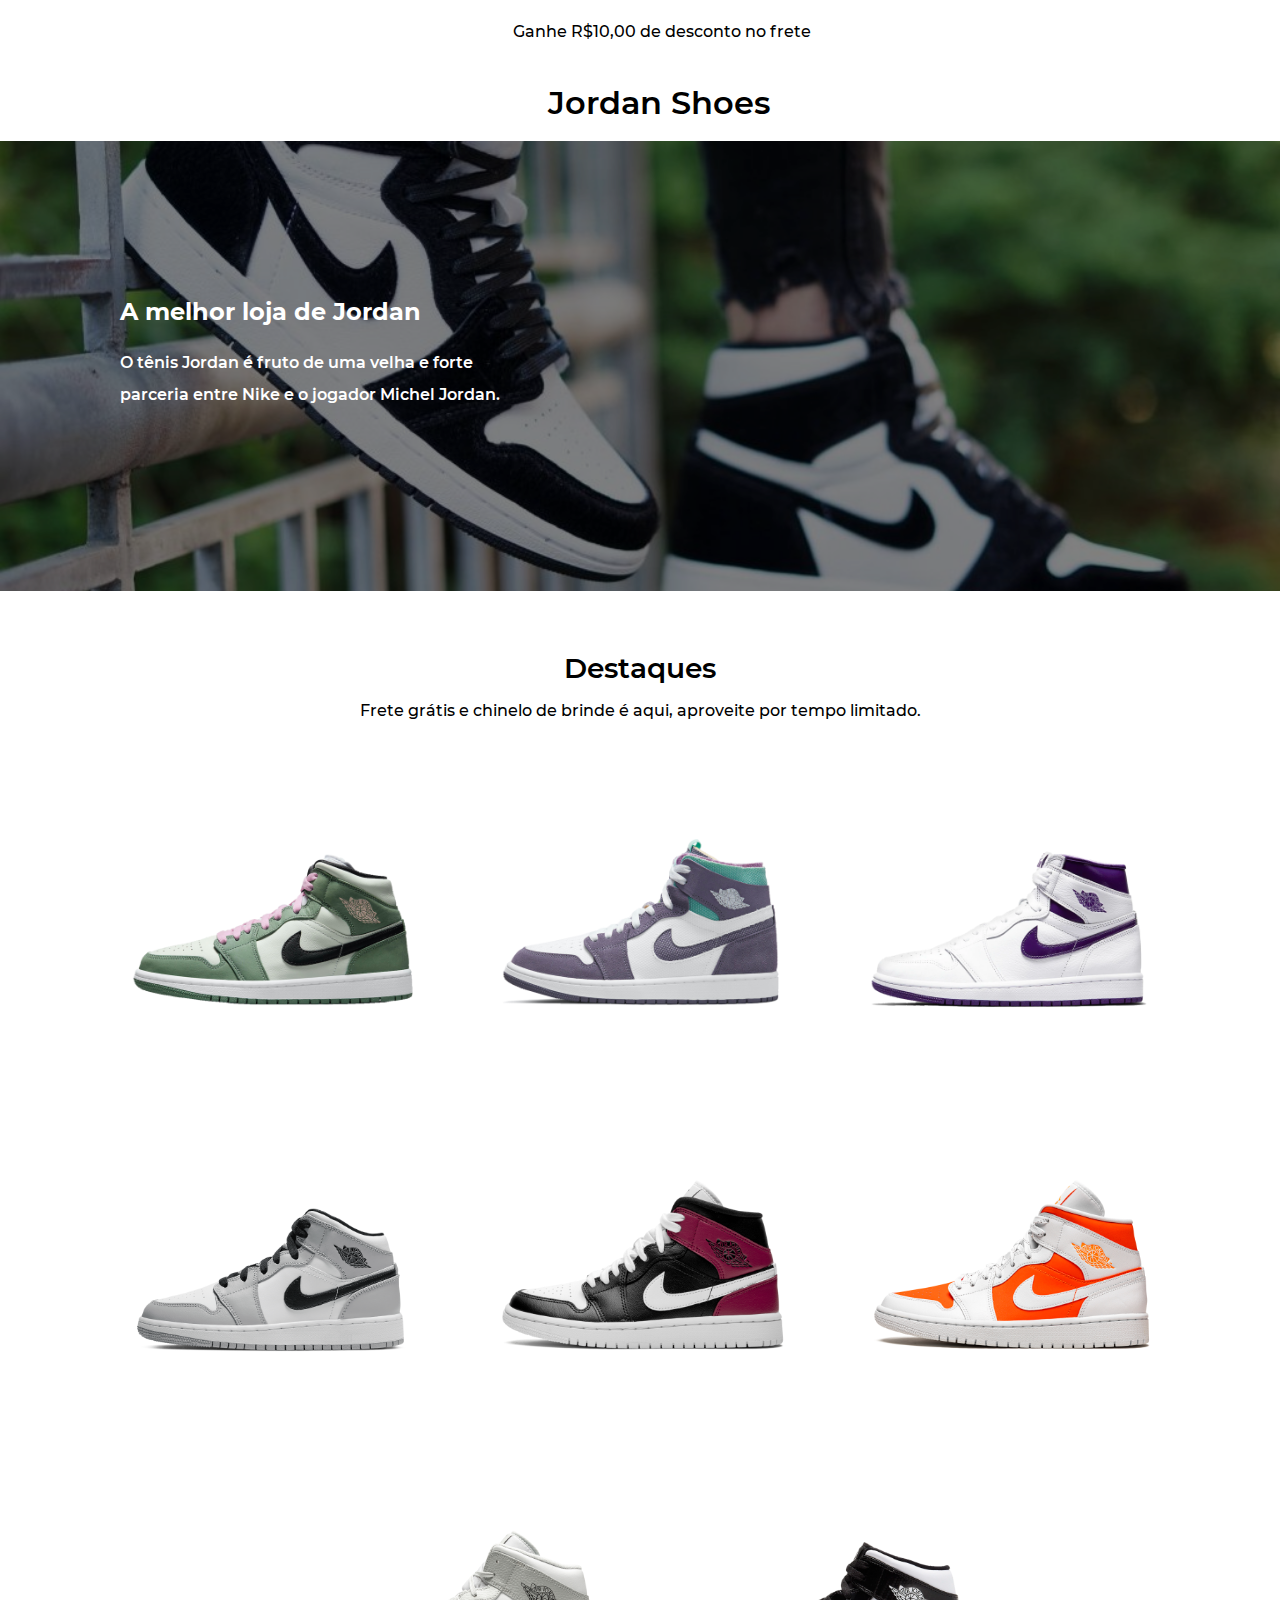
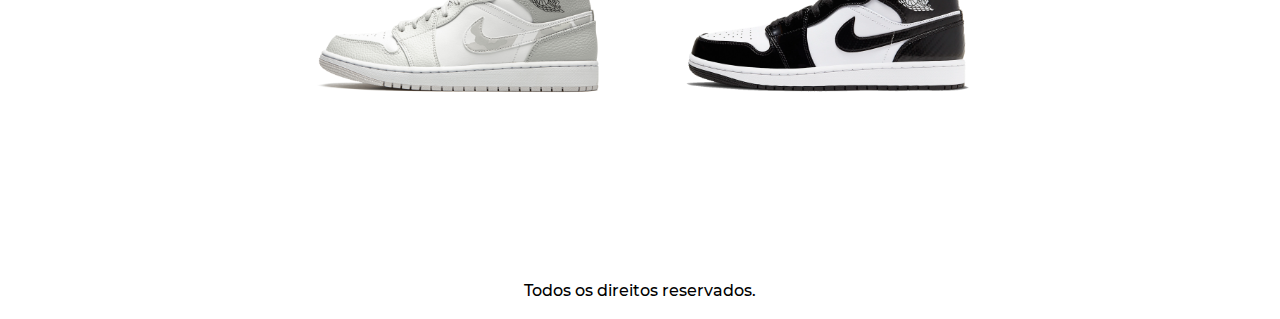
<file: desafio-2/docs/index.html>
<!DOCTYPE html>
<html lang="pt-br">
<head>
   <meta charset="UTF-8">
   <meta http-equiv="X-UA-Compatible" content="IE=edge">
   <meta name="viewport" content="width=device-width, initial-scale=1.0">
   <link rel="apple-touch-icon" sizes="180x180" href="img/icon/apple-touch-icon.png">
   <link rel="icon" type="image/png" sizes="32x32" href="img/icon/favicon-32x32.png"><!--ICON-->
   <link rel="icon" type="image/png" sizes="16x16" href="img/icon/favicon-16x16.png">
   <link rel="manifest" href="site.webmanifest">
   <link rel="stylesheet" href="css/util.css"><!--CSS UTIL-->
   <link rel="stylesheet" href="css/header/header-description.css"><!--HEADER-->
   <link rel="stylesheet" href="css/header/header-title.css">
   <link rel="stylesheet" href="css/banner/banner-image.css"><!--BANNER-->
   <link rel="stylesheet" href="css/banner/banner-containerText.css">
   <link rel="stylesheet" href="css/banner/banner-title.css">
   <link rel="stylesheet" href="css/banner/banner-description.css">
   <link rel="stylesheet" href="css/highlights/highlights.css"><!--HIGHLIGHTS-->
   <link rel="stylesheet" href="css/highlights/highlights-containerText.css">
   <link rel="stylesheet" href="css/highlights/highlights-title.css">
   <link rel="stylesheet" href="css/highlights/highlights-description.css">
   <link rel="stylesheet" href="css/highlights/highlights-containerImage.css">
   <link rel="stylesheet" href="css/highlights/highlights-image.css">
   <link rel="stylesheet" href="css/footer/footer-description.css"><!--FOOTER-->
   <title>Jordan Shoes</title>
</head>
<body>
   <header id="header">
         <article class="header__article">
            <p class="header__description">Ganhe R$10,00 de desconto no frete</p>
            <h1 class="header__title">Jordan Shoes</h1>
         </article>
   </header>
   <section id="banner">
      <picture>
         <img src="img/wallpaper.jpeg" alt="" class="banner__image">
         <article class="banner__containerText">
            <h2 class="banner__title">A melhor loja de Jordan</h2>
            <p class="banner__description">O tênis Jordan é fruto de uma velha e forte<br>parceria entre Nike e o jogador Michel Jordan.</p>
         </article>
      </picture>
   </section>
   <section id="highlights">
      <article class="highlights__containerText">
         <h2 class="highlights__title">Destaques</h2>
         <p class="highlights__description">Frete grátis e chinelo de brinde é aqui, aproveite por tempo limitado.</p>
      </article>
      <div class="highlights__containerImage">
         <picture>
            <img src="img/1.png" alt="Tênis" class="highlights__image">
         </picture>
         <picture>
            <img src="img/2.png" alt="Tênis" class="highlights__image">
         </picture>
         <picture>
            <img src="img/3.png" alt="Tênis" class="highlights__image">
         </picture>
         <picture>
            <img src="img/4.png" alt="Tênis" class="highlights__image">
         </picture>
         <picture>
            <img src="img/5.png" alt="Tênis" class="highlights__image">
         </picture>
         <picture>
            <img src="img/6.png" alt="Tênis" class="highlights__image">
         </picture>
         <picture>
            <img src="img/7.png" alt="Tênis" class="highlights__image">
         </picture>
         <picture>
            <img src="img/8.png" alt="Tênis" class="highlights__image">
         </picture>
      </div>
   </section>
   <footer id="footer">
      <p class="footer__description">Todos os direitos reservados.</p>
   </footer>
   
</body>
</html>
</file>
<file: desafio-2/docs/css/util.css>
*{
   margin: 0;
   padding: 0;
}*

:root {
   --bgSite: #f6f6f6;
   --bgCard: #ebe9ea;
   
   --white: #fff;
 
   --title: #181818;
   --text: #474747;
 }

 @font-face {
    font-family: Montserrat-bold;
    src: url('../fonts/Montserrat-Bold.ttf');
 }

 @font-face {
   font-family: Montserrat-medium;
   src: url('../fonts/Montserrat-Medium.ttf');
}

@font-face {
   font-family: Montserrat-semibold;
   src: url('../fonts/Montserrat-SemiBold.ttf');
}
</file>
<file: desafio-2/docs/css/header/header-description.css>
.header__description, .header__title {
   width: 100%;
   text-align: center;
}

.header__description {
   background-color: var(--title);
   color: var(--white);
   font-family: Montserrat-medium;
   padding: 1.4rem;
}
</file>
<file: desafio-2/docs/css/header/header-title.css>
.header__title {
   background-color: var(--bgSite);
   font-family: Montserrat-semibold;
   color: var(--title);
   padding: 1.2rem;
}
</file>
<file: desafio-2/docs/css/banner/banner-image.css>
.banner__image {
   width: 100%;
   height: 50vh;
   object-fit: cover;
   filter: brightness(50%);
}
</file>
<file: desafio-2/docs/css/banner/banner-containerText.css>
.banner__containerText {
   position: absolute;
   top: 33vh;
   left: 7.5rem;
}
</file>
<file: desafio-2/docs/css/banner/banner-title.css>
.banner__title, .banner__description {
   color: white;
}

.banner__title {
   font-family: Montserrat-bold;
   font-size: 24px;
   padding-bottom: 1.3rem;
}
</file>
<file: desafio-2/docs/css/banner/banner-description.css>
.banner__description {
   font-family: Montserrat-semibold;
   line-height: 2rem;
}
</file>
<file: desafio-2/docs/css/highlights/highlights.css>
#highlights {
   display: flex;
   justify-content: center;
   align-items: center;
   flex-direction: column;
   padding: 3.5rem;
}
</file>
<file: desafio-2/docs/css/highlights/highlights-containerText.css>
.highlights__containerText {
   text-align: center;
}
</file>
<file: desafio-2/docs/css/highlights/highlights-title.css>
.highlights__title {
   font-family: Montserrat-semibold;
   font-size: 28px;
}
</file>
<file: desafio-2/docs/css/highlights/highlights-description.css>
.highlights__description {
   font-family: Montserrat-medium;
   color: var(--text);
   padding: 1rem 0px 3.5rem;
}
</file>
<file: desafio-2/docs/css/highlights/highlights-containerImage.css>
.highlights__containerImage {
   text-align: center;
}
</file>
<file: desafio-2/docs/css/highlights/highlights-image.css>
.highlights__image {
   background-color: var(--bgCard);
   padding: 3rem 0px;
   width: 22rem;
   margin: 0 0.4rem 2rem 0.4rem;
}
</file>
<file: desafio-2/docs/css/footer/footer-description.css>
.footer__description {
   text-align: center;
   background-color: var(--title);
   color: var(--white);
   font-family: 'Montserrat-medium';
   padding: 1.2rem;
}
</file>
